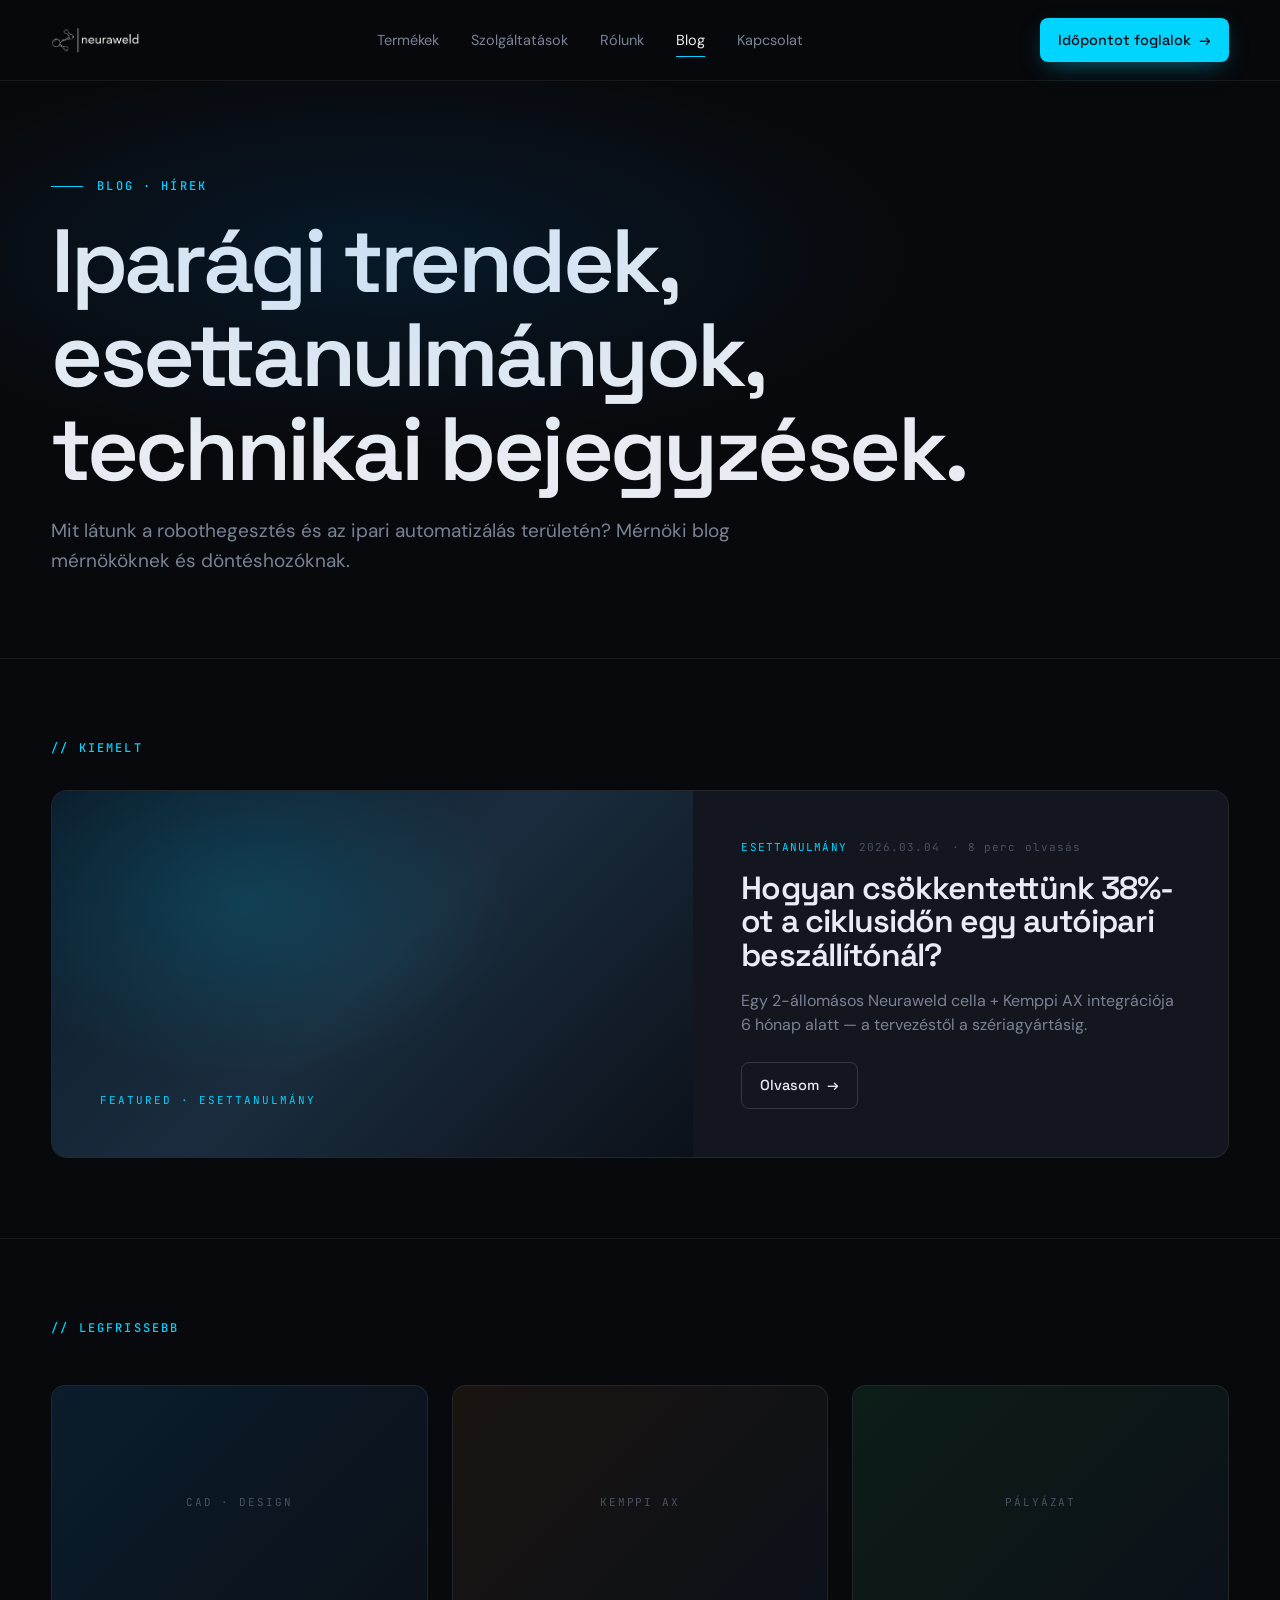
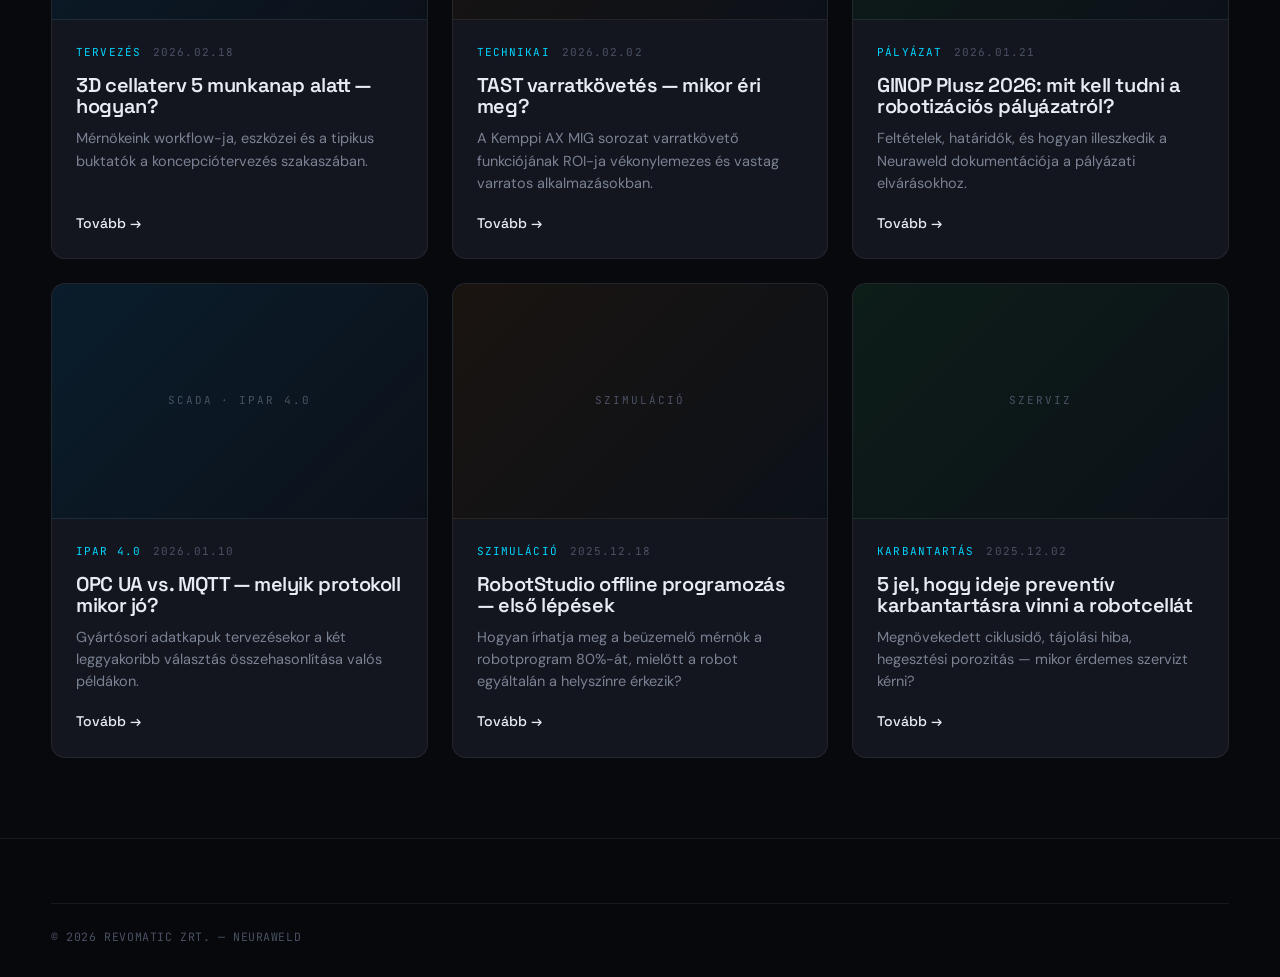
<file: blog.html>
<!DOCTYPE html>
<html lang="hu"><head><meta charset="UTF-8"/><meta name="viewport" content="width=device-width, initial-scale=1"/>
<title>Blog — Neuraweld</title>
<link href="https://fonts.googleapis.com/css2?family=Space+Grotesk:wght@400;500;600;700&family=DM+Sans:opsz,wght@9..40,400;9..40,500&family=JetBrains+Mono:wght@400;500&display=swap" rel="stylesheet"/>
<link rel="stylesheet" href="_subpage-shell.css"/>
<style>
.posts{display:grid;grid-template-columns:repeat(3,1fr);gap:24px;margin-top:48px}
.post{background:var(--bg-card);border:1px solid var(--line);border-radius:14px;overflow:hidden;display:flex;flex-direction:column;transition:transform .3s,border-color .3s;cursor:pointer}
.post:hover{transform:translateY(-4px);border-color:var(--line-strong)}
.post-cover{aspect-ratio:16/10;background:linear-gradient(135deg,#0c1119,#161b25);position:relative;border-bottom:1px solid var(--line);display:flex;align-items:center;justify-content:center;color:var(--text-faint);font-family:'JetBrains Mono',monospace;font-size:11px;letter-spacing:.18em}
.post-cover.c1{background:linear-gradient(135deg,#0a1d2c,#0c1119)}
.post-cover.c2{background:linear-gradient(135deg,#1a1410,#0c1119)}
.post-cover.c3{background:linear-gradient(135deg,#0d1d18,#0c1119)}
.post-body{padding:24px;display:flex;flex-direction:column;flex:1}
.post .meta{display:flex;gap:12px;font-family:'JetBrains Mono',monospace;font-size:11px;letter-spacing:.1em;color:var(--text-faint);margin-bottom:14px}
.post .meta .cat{color:var(--accent)}
.post h3{font-size:20px;margin-bottom:10px;letter-spacing:-.02em}
.post p{color:var(--text-muted);font-size:14.5px;margin:0 0 18px;flex:1}
.post .read{font-family:'Space Grotesk',sans-serif;font-size:14px;color:var(--text);font-weight:500}
.feat{margin-top:32px;display:grid;grid-template-columns:1.2fr 1fr;background:var(--bg-card);border:1px solid var(--line);border-radius:16px;overflow:hidden}
.feat-cover{background:linear-gradient(135deg,#0a1d2c 0%,#1a2c3d 50%,#0c1119 100%);padding:48px;display:flex;align-items:flex-end;min-height:340px;position:relative}
.feat-cover::before{content:"";position:absolute;inset:0;background:radial-gradient(ellipse 60% 70% at 30% 30%,rgba(0,212,255,.15),transparent 70%)}
.feat-cover .label{position:relative;font-family:'JetBrains Mono',monospace;font-size:11px;letter-spacing:.18em;color:var(--accent)}
.feat-body{padding:48px;display:flex;flex-direction:column;justify-content:center;gap:16px}
.feat-body .meta{display:flex;gap:12px;font-family:'JetBrains Mono',monospace;font-size:11px;letter-spacing:.1em;color:var(--text-faint)}
.feat-body .meta .cat{color:var(--accent)}
.feat-body p{color:var(--text-muted);font-size:16px;margin:0}
@media (max-width:880px){.posts{grid-template-columns:1fr}.feat{grid-template-columns:1fr}}
</style>
</head><body>
<nav class="nav"><div class="nav-inner">
<a class="logo" href="https://neuraweld.cegem360.eu/"><img src="assets/neuraweld-logo.png" alt="Neuraweld"/></a>
<div class="nav-links">
<a href="https://neuraweld.cegem360.eu/">Termékek</a>
<a href="https://neuraweld.cegem360.eu/">Szolgáltatások</a>
<a href="rolunk.html">Rólunk</a>
<a href="blog.html" class="active">Blog</a>
<a href="kapcsolat.html">Kapcsolat</a>
</div>
<a href="idopontfoglalas.html" class="btn btn-primary">Időpontot foglalok <span>→</span></a>
</div></nav>

<section class="page-hero"><div class="container">
<div class="page-eyebrow"><span class="eyebrow">Blog · Hírek</span></div>
<h1>Iparági trendek, esettanulmányok, technikai bejegyzések.</h1>
<p>Mit látunk a robothegesztés és az ipari automatizálás területén? Mérnöki blog mérnököknek és döntéshozóknak.</p>
</div></section>

<section class="section"><div class="container">
<div class="eyebrow">// Kiemelt</div>
<div class="feat">
<div class="feat-cover"><span class="label">FEATURED · ESETTANULMÁNY</span></div>
<div class="feat-body">
<div class="meta"><span class="cat">ESETTANULMÁNY</span><span>2026.03.04</span><span>· 8 perc olvasás</span></div>
<h2 style="font-size:32px;margin-bottom:0">Hogyan csökkentettünk 38%-ot a ciklusidőn egy autóipari beszállítónál?</h2>
<p>Egy 2-állomásos Neuraweld cella + Kemppi AX integrációja 6 hónap alatt — a tervezéstől a szériagyártásig.</p>
<a href="#" class="btn btn-ghost" style="align-self:flex-start;margin-top:8px">Olvasom <span>→</span></a>
</div>
</div>
</div></section>

<section class="section"><div class="container">
<div class="eyebrow">// Legfrissebb</div>
<div class="posts">
<article class="post"><div class="post-cover c1">CAD · DESIGN</div><div class="post-body">
<div class="meta"><span class="cat">TERVEZÉS</span><span>2026.02.18</span></div>
<h3>3D cellaterv 5 munkanap alatt — hogyan?</h3>
<p>Mérnökeink workflow-ja, eszközei és a tipikus buktatók a koncepciótervezés szakaszában.</p>
<span class="read">Tovább →</span></div></article>

<article class="post"><div class="post-cover c2">KEMPPI AX</div><div class="post-body">
<div class="meta"><span class="cat">TECHNIKAI</span><span>2026.02.02</span></div>
<h3>TAST varratkövetés — mikor éri meg?</h3>
<p>A Kemppi AX MIG sorozat varratkövető funkciójának ROI-ja vékonylemezes és vastag varratos alkalmazásokban.</p>
<span class="read">Tovább →</span></div></article>

<article class="post"><div class="post-cover c3">PÁLYÁZAT</div><div class="post-body">
<div class="meta"><span class="cat">PÁLYÁZAT</span><span>2026.01.21</span></div>
<h3>GINOP Plusz 2026: mit kell tudni a robotizációs pályázatról?</h3>
<p>Feltételek, határidők, és hogyan illeszkedik a Neuraweld dokumentációja a pályázati elvárásokhoz.</p>
<span class="read">Tovább →</span></div></article>

<article class="post"><div class="post-cover c1">SCADA · IPAR 4.0</div><div class="post-body">
<div class="meta"><span class="cat">IPAR 4.0</span><span>2026.01.10</span></div>
<h3>OPC UA vs. MQTT — melyik protokoll mikor jó?</h3>
<p>Gyártósori adatkapuk tervezésekor a két leggyakoribb választás összehasonlítása valós példákon.</p>
<span class="read">Tovább →</span></div></article>

<article class="post"><div class="post-cover c2">SZIMULÁCIÓ</div><div class="post-body">
<div class="meta"><span class="cat">SZIMULÁCIÓ</span><span>2025.12.18</span></div>
<h3>RobotStudio offline programozás — első lépések</h3>
<p>Hogyan írhatja meg a beüzemelő mérnök a robotprogram 80%-át, mielőtt a robot egyáltalán a helyszínre érkezik?</p>
<span class="read">Tovább →</span></div></article>

<article class="post"><div class="post-cover c3">SZERVIZ</div><div class="post-body">
<div class="meta"><span class="cat">KARBANTARTÁS</span><span>2025.12.02</span></div>
<h3>5 jel, hogy ideje preventív karbantartásra vinni a robotcellát</h3>
<p>Megnövekedett ciklusidő, tájolási hiba, hegesztési porozitás — mikor érdemes szervizt kérni?</p>
<span class="read">Tovább →</span></div></article>
</div>
</div></section>

<footer class="footer"><div class="container"><div class="footer-bot"><span>© 2026 REVOMATIC ZRT. — NEURAWELD</span></div></div></footer>
</body></html>
</file>
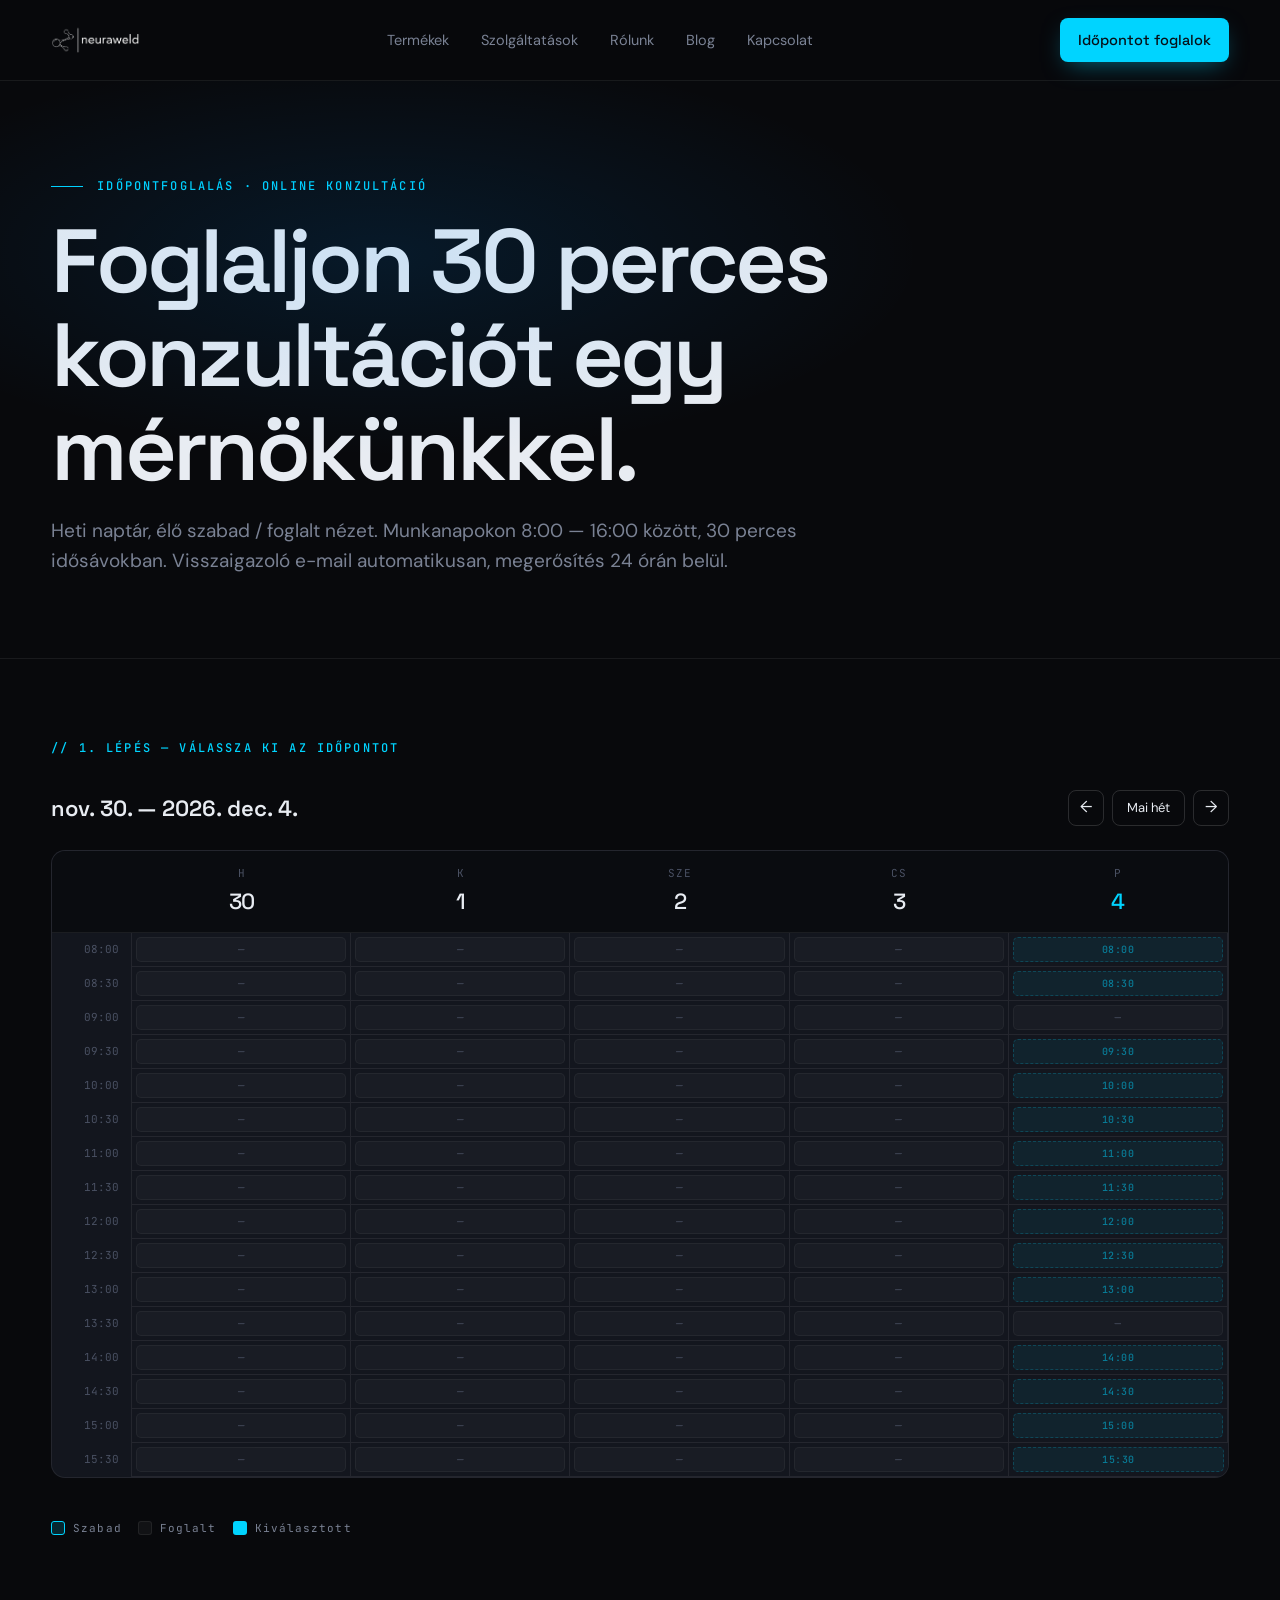
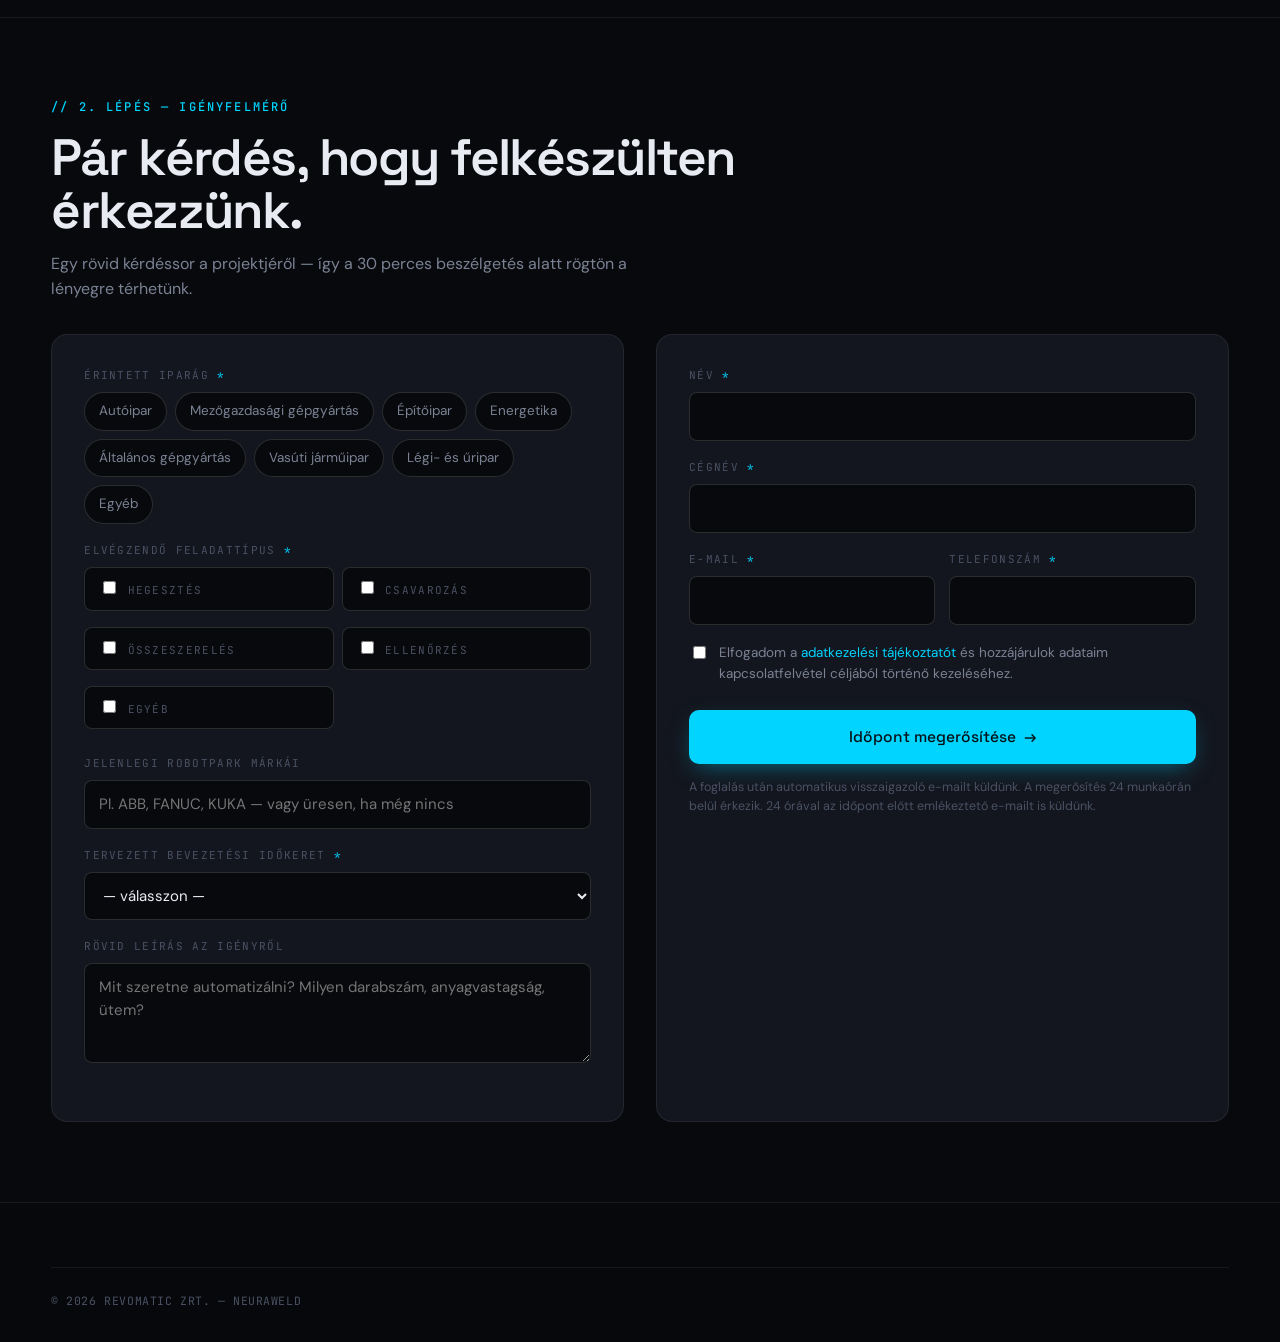
<file: idopontfoglalas.html>
<!DOCTYPE html>
<html lang="hu"><head><meta charset="UTF-8"/><meta name="viewport" content="width=device-width, initial-scale=1"/>
<title>Időpontfoglalás — Neuraweld</title>
<link href="https://fonts.googleapis.com/css2?family=Space+Grotesk:wght@400;500;600;700&family=DM+Sans:opsz,wght@9..40,400;9..40,500&family=JetBrains+Mono:wght@400;500&display=swap" rel="stylesheet"/>
<link rel="stylesheet" href="_subpage-shell.css"/>
<style>
.cal-wrap{display:grid;grid-template-columns:1fr;gap:24px;margin-top:32px}
.cal-head{display:flex;justify-content:space-between;align-items:center;gap:16px;flex-wrap:wrap}
.cal-title{font-family:'Space Grotesk',sans-serif;font-size:22px;font-weight:600}
.cal-nav{display:flex;gap:8px;align-items:center}
.cal-nav button{width:36px;height:36px;border:1px solid var(--line-strong);border-radius:8px;color:var(--text);transition:background .2s,border-color .2s;display:flex;align-items:center;justify-content:center}
.cal-nav button:hover{background:var(--bg-card);border-color:var(--text)}
.cal-grid{display:grid;grid-template-columns:80px repeat(5,1fr);background:var(--bg-card);border:1px solid var(--line);border-radius:14px;overflow:hidden}
.cal-grid .h{padding:14px 8px;text-align:center;border-bottom:1px solid var(--line);font-family:'JetBrains Mono',monospace;font-size:11px;letter-spacing:.12em;color:var(--text-faint);text-transform:uppercase;background:#0a0c10}
.cal-grid .h .day{display:block;font-family:'Space Grotesk',sans-serif;font-size:22px;color:var(--text);letter-spacing:-.02em;margin-top:2px;text-transform:none;font-weight:500}
.cal-grid .h.today .day{color:var(--accent)}
.cal-grid .time-col{display:flex;align-items:center;justify-content:flex-end;padding:6px 12px;border-right:1px solid var(--line);font-family:'JetBrains Mono',monospace;font-size:11px;color:var(--text-faint);min-height:34px}
.cal-grid .slot{border-right:1px solid var(--line);border-bottom:1px solid var(--line);padding:4px;cursor:pointer;display:flex;align-items:stretch;min-height:34px;background:var(--bg-card);transition:background .15s}
.cal-grid .slot:last-child{border-right:0}
.slot-fill{flex:1;border-radius:5px;display:flex;align-items:center;justify-content:center;font-family:'JetBrains Mono',monospace;font-size:10px;letter-spacing:.05em;text-transform:uppercase;font-weight:500}
.slot.free .slot-fill{background:rgba(0,212,255,.07);color:rgba(0,212,255,.5);border:1px dashed rgba(0,212,255,.2)}
.slot.free:hover .slot-fill{background:rgba(0,212,255,.15);color:var(--accent);border-style:solid}
.slot.busy{cursor:not-allowed}
.slot.busy .slot-fill{background:rgba(255,255,255,.04);color:var(--text-faint);border:1px solid var(--line);text-decoration:line-through;opacity:.7}
.slot.selected .slot-fill{background:var(--accent);color:#06121a;border:1px solid var(--accent);font-weight:600;box-shadow:0 4px 12px rgba(0,212,255,.3)}
.legend{display:flex;gap:16px;margin-top:18px;font-family:'JetBrains Mono',monospace;font-size:11px;letter-spacing:.1em;color:var(--text-muted);flex-wrap:wrap}
.legend .lg{display:flex;align-items:center;gap:8px}
.legend .lg-sw{width:14px;height:14px;border-radius:3px}
.legend .free .lg-sw{background:rgba(0,212,255,.15);border:1px solid var(--accent)}
.legend .busy .lg-sw{background:rgba(255,255,255,.04);border:1px solid var(--line)}
.legend .sel .lg-sw{background:var(--accent)}

.form-wrap{display:grid;grid-template-columns:1fr 1fr;gap:32px;margin-top:32px}
.form-box{background:var(--bg-card);border:1px solid var(--line);border-radius:16px;padding:32px}
.field{margin-bottom:18px}
.field label{display:block;font-family:'JetBrains Mono',monospace;font-size:11px;letter-spacing:.12em;text-transform:uppercase;color:var(--text-faint);margin-bottom:8px}
.field label .req{color:var(--accent)}
.field input,.field textarea,.field select{width:100%;padding:12px 14px;background:var(--bg);border:1px solid var(--line-strong);border-radius:8px;color:var(--text);font:inherit;font-size:15px;transition:border-color .2s,background .2s}
.field input:focus,.field textarea:focus,.field select:focus{outline:none;border-color:var(--accent);background:#0a1216}
.field textarea{min-height:100px;resize:vertical}
.row2{display:grid;grid-template-columns:1fr 1fr;gap:14px}
.chips{display:flex;flex-wrap:wrap;gap:8px}
.chip{padding:8px 14px;border:1px solid var(--line-strong);border-radius:100px;background:var(--bg);font-size:13.5px;color:var(--text-muted);cursor:pointer;transition:all .15s;font-family:'DM Sans',sans-serif}
.chip:hover{border-color:var(--text-muted);color:var(--text)}
.chip.active{background:var(--accent);color:#06121a;border-color:var(--accent);font-weight:500}
.checks{display:grid;grid-template-columns:1fr 1fr;gap:8px}
.check{display:flex;align-items:center;gap:10px;padding:10px 14px;border:1px solid var(--line-strong);border-radius:8px;background:var(--bg);font-size:14px;cursor:pointer;transition:all .15s}
.check:hover{border-color:var(--text-muted)}
.check input{width:auto;accent-color:var(--accent)}
.check.active{border-color:var(--accent);background:rgba(0,212,255,.06)}
.summary{padding:20px;background:rgba(0,212,255,.06);border:1px solid rgba(0,212,255,.2);border-radius:10px;font-size:14px;color:var(--text);margin-bottom:18px;display:none}
.summary.show{display:block}
.summary .lbl{font-family:'JetBrains Mono',monospace;font-size:10px;letter-spacing:.15em;color:var(--accent);text-transform:uppercase;margin-bottom:6px}
.summary .val{font-family:'Space Grotesk',sans-serif;font-size:18px;font-weight:500}
@media (max-width:980px){.form-wrap{grid-template-columns:1fr}.cal-grid{grid-template-columns:60px repeat(5,1fr);font-size:10px}.row2,.checks{grid-template-columns:1fr}}
</style>
</head><body>
<nav class="nav"><div class="nav-inner">
<a class="logo" href="https://neuraweld.cegem360.eu/"><img src="assets/neuraweld-logo.png" alt="Neuraweld"/></a>
<div class="nav-links">
<a href="https://neuraweld.cegem360.eu/">Termékek</a>
<a href="https://neuraweld.cegem360.eu/">Szolgáltatások</a>
<a href="rolunk.html">Rólunk</a>
<a href="blog.html">Blog</a>
<a href="kapcsolat.html">Kapcsolat</a>
</div>
<a href="idopontfoglalas.html" class="btn btn-primary active">Időpontot foglalok</a>
</div></nav>

<section class="page-hero"><div class="container">
<div class="page-eyebrow"><span class="eyebrow">Időpontfoglalás · Online konzultáció</span></div>
<h1>Foglaljon 30 perces konzultációt egy mérnökünkkel.</h1>
<p>Heti naptár, élő szabad / foglalt nézet. Munkanapokon 8:00 — 16:00 között, 30 perces idősávokban. Visszaigazoló e-mail automatikusan, megerősítés 24 órán belül.</p>
</div></section>

<section class="section"><div class="container">
<div class="eyebrow">// 1. Lépés — Válassza ki az időpontot</div>
<div class="cal-wrap">
<div class="cal-head">
<div class="cal-title" id="weekTitle">Hét betöltése…</div>
<div class="cal-nav">
<button id="prevWeek" aria-label="Előző hét">←</button>
<button id="todayBtn" style="width:auto;padding:0 14px;font-size:13px">Mai hét</button>
<button id="nextWeek" aria-label="Következő hét">→</button>
</div>
</div>
<div class="cal-grid" id="calGrid"></div>
<div class="legend">
<span class="lg free"><span class="lg-sw"></span>Szabad</span>
<span class="lg busy"><span class="lg-sw"></span>Foglalt</span>
<span class="lg sel"><span class="lg-sw"></span>Kiválasztott</span>
</div>
</div>
</div></section>

<section class="section" id="igenyfelmero"><div class="container">
<div class="eyebrow">// 2. Lépés — Igényfelmérő</div>
<h2 style="margin-top:14px;max-width:24ch">Pár kérdés, hogy felkészülten érkezzünk.</h2>
<p style="color:var(--text-muted);max-width:54ch;margin-top:14px">Egy rövid kérdéssor a projektjéről — így a 30 perces beszélgetés alatt rögtön a lényegre térhetünk.</p>

<form class="form-wrap" onsubmit="event.preventDefault();handleSubmit()">
<div class="form-box">
<div class="summary" id="summary">
<div class="lbl">Kiválasztott időpont</div>
<div class="val" id="summaryVal">—</div>
</div>

<div class="field"><label>Érintett iparág <span class="req">*</span></label>
<div class="chips" id="industryChips">
<span class="chip" data-v="auto">Autóipar</span>
<span class="chip" data-v="agri">Mezőgazdasági gépgyártás</span>
<span class="chip" data-v="cons">Építőipar</span>
<span class="chip" data-v="energy">Energetika</span>
<span class="chip" data-v="machinery">Általános gépgyártás</span>
<span class="chip" data-v="rail">Vasúti járműipar</span>
<span class="chip" data-v="aero">Légi- és űripar</span>
<span class="chip" data-v="other">Egyéb</span>
</div>
</div>

<div class="field"><label>Elvégzendő feladattípus <span class="req">*</span></label>
<div class="checks" id="taskChecks">
<label class="check"><input type="checkbox" value="weld"/> Hegesztés</label>
<label class="check"><input type="checkbox" value="bolt"/> Csavarozás</label>
<label class="check"><input type="checkbox" value="assy"/> Összeszerelés</label>
<label class="check"><input type="checkbox" value="qa"/> Ellenőrzés</label>
<label class="check"><input type="checkbox" value="other"/> Egyéb</label>
</div>
</div>

<div class="field"><label>Jelenlegi robotpark márkái</label>
<input type="text" placeholder="Pl. ABB, FANUC, KUKA — vagy üresen, ha még nincs"/>
</div>

<div class="field"><label>Tervezett bevezetési időkeret <span class="req">*</span></label>
<select required>
<option value="">— válasszon —</option>
<option>1–3 hónap</option>
<option>3–6 hónap</option>
<option>6–12 hónap</option>
<option>1 év vagy több</option>
</select>
</div>

<div class="field"><label>Rövid leírás az igényről</label>
<textarea placeholder="Mit szeretne automatizálni? Milyen darabszám, anyagvastagság, ütem?"></textarea>
</div>
</div>

<div class="form-box">
<div class="field"><label>Név <span class="req">*</span></label><input type="text" required/></div>
<div class="field"><label>Cégnév <span class="req">*</span></label><input type="text" required/></div>
<div class="row2">
<div class="field"><label>E-mail <span class="req">*</span></label><input type="email" required/></div>
<div class="field"><label>Telefonszám <span class="req">*</span></label><input type="tel" required/></div>
</div>
<div class="field" style="display:flex;align-items:flex-start;gap:10px;font-size:13.5px;color:var(--text-muted);line-height:1.5">
<input type="checkbox" required style="width:auto;margin-top:3px;accent-color:var(--accent)"/>
<span>Elfogadom a <a href="#" style="color:var(--accent)">adatkezelési tájékoztatót</a> és hozzájárulok adataim kapcsolatfelvétel céljából történő kezeléséhez.</span>
</div>
<button type="submit" class="btn btn-primary btn-lg" style="width:100%;justify-content:center;margin-top:8px">Időpont megerősítése <span>→</span></button>
<p style="font-size:12.5px;color:var(--text-faint);margin:14px 0 0;line-height:1.5">A foglalás után automatikus visszaigazoló e-mailt küldünk. A megerősítés 24 munkaórán belül érkezik. 24 órával az időpont előtt emlékeztető e-mailt is küldünk.</p>
</div>
</form>
</div></section>

<footer class="footer"><div class="container"><div class="footer-bot"><span>© 2026 REVOMATIC ZRT. — NEURAWELD</span></div></div></footer>

<script>
/* Calendar */
const grid = document.getElementById('calGrid');
const weekTitle = document.getElementById('weekTitle');
const summary = document.getElementById('summary');
const summaryVal = document.getElementById('summaryVal');
const DAYS = ['H', 'K', 'Sze', 'Cs', 'P'];
let weekOffset = 0;
let selected = null;

// Deterministic pseudo-busy slots based on date — looks realistic but stable
function slotBusy(date, hour, min){
  const k = date.getFullYear()*10000 + (date.getMonth()+1)*100 + date.getDate() + hour*60 + min;
  const r = (Math.sin(k * 12.9898) * 43758.5453) % 1;
  return Math.abs(r) < 0.42; // ~42% busy
}

function getMonday(d){
  const x = new Date(d); const day = x.getDay() || 7;
  if(day !== 1) x.setDate(x.getDate() - day + 1);
  x.setHours(0,0,0,0); return x;
}

function fmtDate(d){
  return d.toLocaleDateString('hu-HU', {year:'numeric', month:'long', day:'numeric'});
}

function buildWeek(){
  const today = new Date(); today.setHours(0,0,0,0);
  const monday = getMonday(today);
  monday.setDate(monday.getDate() + weekOffset*7);
  const friday = new Date(monday); friday.setDate(friday.getDate()+4);
  weekTitle.textContent = `${monday.toLocaleDateString('hu-HU',{month:'short',day:'numeric'})} — ${friday.toLocaleDateString('hu-HU',{month:'short',day:'numeric',year:'numeric'})}`;

  let html = '<div class="h" style="background:#0a0c10"></div>';
  for(let i=0;i<5;i++){
    const d = new Date(monday); d.setDate(d.getDate()+i);
    const isToday = d.getTime() === today.getTime();
    html += `<div class="h${isToday?' today':''}">${DAYS[i]}<span class="day">${d.getDate()}</span></div>`;
  }

  // Hours 8:00 — 16:00, 30-min slots = 16 rows
  for(let h=8; h<16; h++){
    for(let m=0; m<60; m+=30){
      const tLabel = `${String(h).padStart(2,'0')}:${String(m).padStart(2,'0')}`;
      html += `<div class="time-col">${tLabel}</div>`;
      for(let i=0;i<5;i++){
        const d = new Date(monday); d.setDate(d.getDate()+i);
        const past = d < today;
        const busy = past || slotBusy(d, h, m);
        const id = `${d.getFullYear()}-${d.getMonth()+1}-${d.getDate()}-${h}-${m}`;
        html += `<div class="slot ${busy?'busy':'free'}" data-id="${id}" data-label="${fmtDate(d)} · ${tLabel}">
          <div class="slot-fill">${busy?'—':tLabel}</div>
        </div>`;
      }
    }
  }
  grid.innerHTML = html;
  if(selected){
    const cell = grid.querySelector(`[data-id="${selected}"]`);
    if(cell && cell.classList.contains('free')) cell.classList.add('selected');
  }
}

grid.addEventListener('click', (e) => {
  const slot = e.target.closest('.slot.free'); if(!slot) return;
  grid.querySelectorAll('.slot.selected').forEach(s => s.classList.remove('selected'));
  slot.classList.add('selected');
  selected = slot.dataset.id;
  summary.classList.add('show');
  summaryVal.textContent = slot.dataset.label;
  document.getElementById('igenyfelmero').scrollIntoView({behavior:'smooth', block:'start'});
});

document.getElementById('prevWeek').addEventListener('click', () => { weekOffset--; buildWeek(); });
document.getElementById('nextWeek').addEventListener('click', () => { weekOffset++; buildWeek(); });
document.getElementById('todayBtn').addEventListener('click', () => { weekOffset = 0; buildWeek(); });

/* Chips */
document.getElementById('industryChips').addEventListener('click', (e) => {
  const c = e.target.closest('.chip'); if(!c) return;
  document.querySelectorAll('#industryChips .chip').forEach(x => x.classList.remove('active'));
  c.classList.add('active');
});
/* Check active state */
document.querySelectorAll('.check').forEach(lbl => {
  const cb = lbl.querySelector('input');
  cb.addEventListener('change', () => lbl.classList.toggle('active', cb.checked));
});

function handleSubmit(){
  if(!selected){ alert('Kérjük válasszon először időpontot a naptárból.'); return; }
  alert('Köszönjük! A foglalás megérkezett, e-mailben visszaigazoljuk.');
}

buildWeek();
</script>
</body></html>
</file>
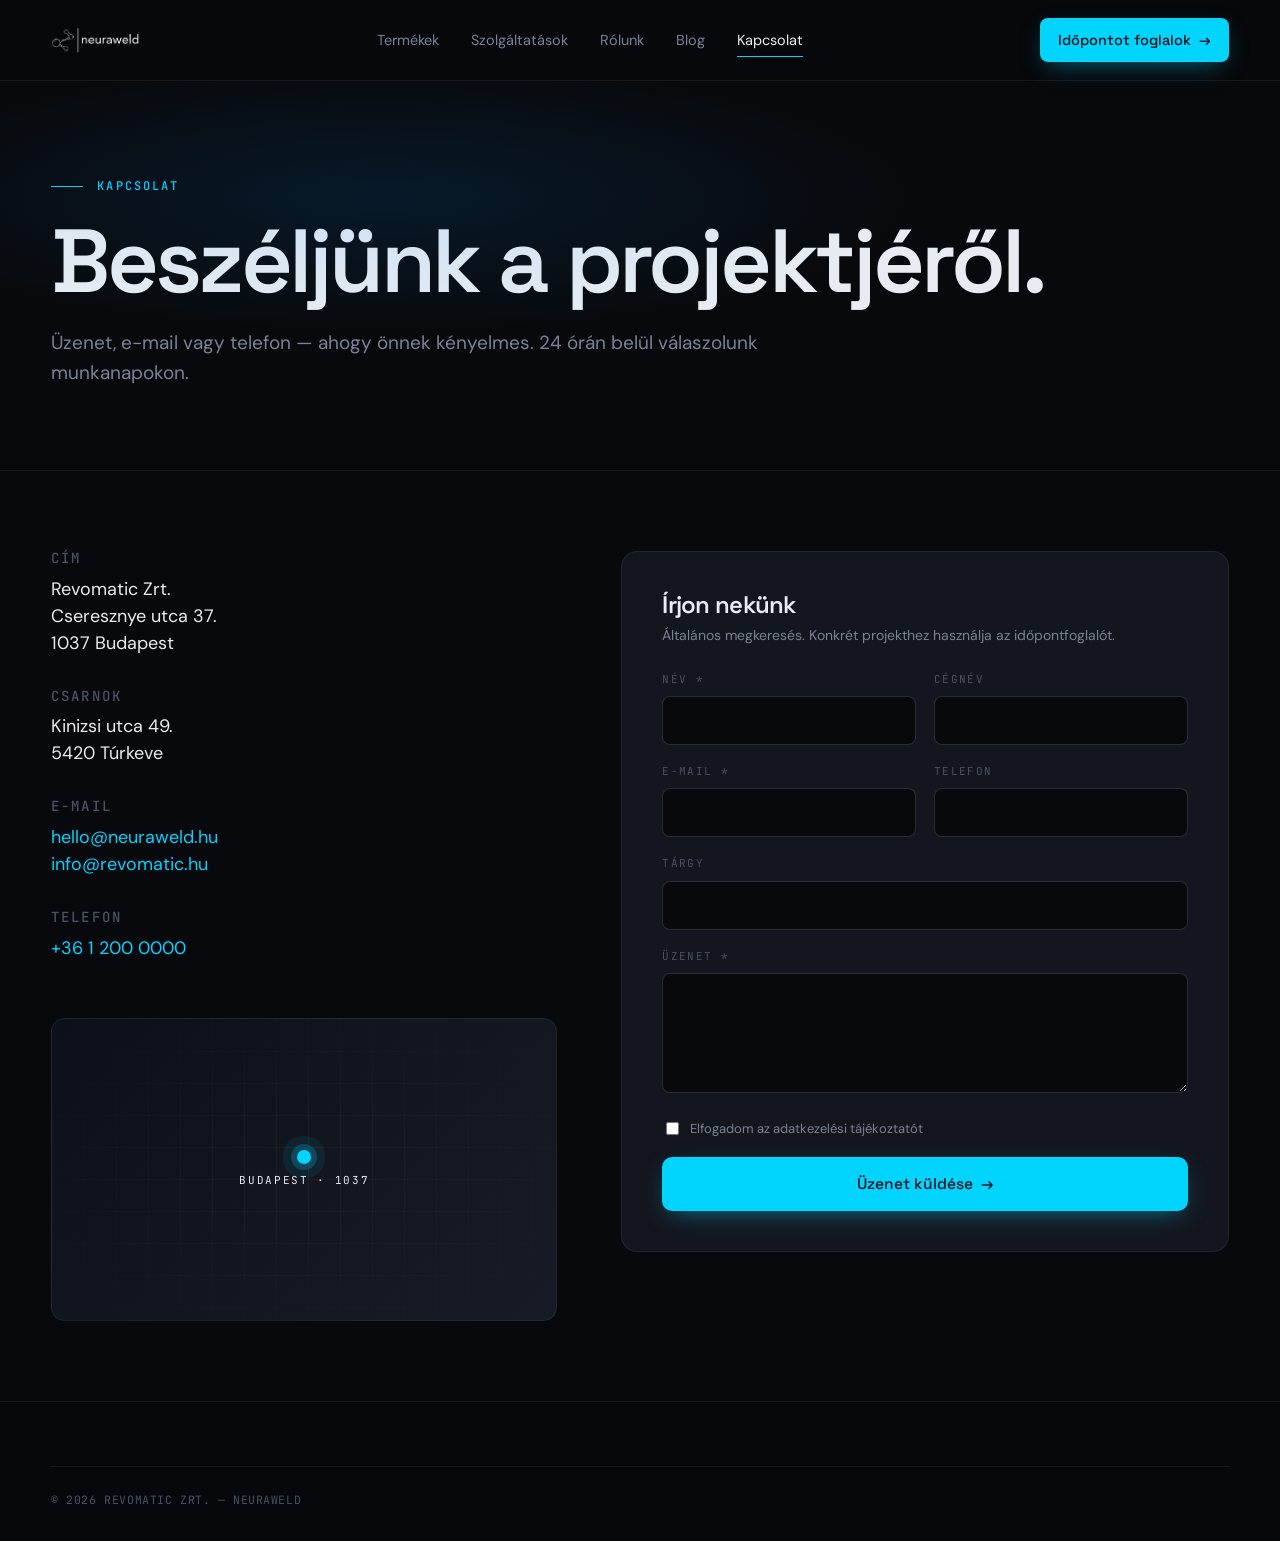
<file: kapcsolat.html>
<!DOCTYPE html>
<html lang="hu"><head><meta charset="UTF-8"/><meta name="viewport" content="width=device-width, initial-scale=1"/>
<title>Kapcsolat — Neuraweld</title>
<link href="https://fonts.googleapis.com/css2?family=Space+Grotesk:wght@400;500;600;700&family=DM+Sans:opsz,wght@9..40,400;9..40,500&family=JetBrains+Mono:wght@400;500&display=swap" rel="stylesheet"/>
<link rel="stylesheet" href="_subpage-shell.css"/>
<style>
.contact-grid{display:grid;grid-template-columns:1fr 1.2fr;gap:64px;align-items:start}
.cinfo{display:flex;flex-direction:column;gap:32px}
.cinfo .block h3{font-size:14px;font-family:'JetBrains Mono',monospace;letter-spacing:.15em;color:var(--text-faint);text-transform:uppercase;margin-bottom:10px;font-weight:500}
.cinfo .block p,.cinfo .block a{font-size:18px;color:var(--text);margin:0;line-height:1.5}
.cinfo .block a{display:block;color:var(--accent)}
.map{margin-top:24px;aspect-ratio:5/3;background:linear-gradient(135deg,#0c1119,#161b25);border:1px solid var(--line);border-radius:14px;position:relative;overflow:hidden;display:flex;align-items:center;justify-content:center}
.map::before{content:"";position:absolute;inset:0;background-image:linear-gradient(rgba(255,255,255,.04) 1px,transparent 1px),linear-gradient(90deg,rgba(255,255,255,.04) 1px,transparent 1px);background-size:32px 32px;mask-image:radial-gradient(ellipse 70% 70% at 50% 50%,#000,transparent)}
.map-pin{position:relative;display:flex;flex-direction:column;align-items:center;gap:8px}
.map-pin .dot{width:14px;height:14px;border-radius:50%;background:var(--accent);box-shadow:0 0 0 6px rgba(0,212,255,.2),0 0 0 14px rgba(0,212,255,.08)}
.map-pin .lbl{font-family:'JetBrains Mono',monospace;font-size:11px;letter-spacing:.15em;color:var(--text)}
.cform{background:var(--bg-card);border:1px solid var(--line);border-radius:16px;padding:40px}
.field{margin-bottom:18px}
.field label{display:block;font-family:'JetBrains Mono',monospace;font-size:11px;letter-spacing:.12em;text-transform:uppercase;color:var(--text-faint);margin-bottom:8px}
.field input,.field textarea,.field select{width:100%;padding:12px 14px;background:var(--bg);border:1px solid var(--line-strong);border-radius:8px;color:var(--text);font:inherit;font-size:15px;transition:border-color .2s,background .2s}
.field input:focus,.field textarea:focus,.field select:focus{outline:none;border-color:var(--accent);background:#0a1216}
.field textarea{min-height:120px;resize:vertical}
.row2{display:grid;grid-template-columns:1fr 1fr;gap:18px}
@media (max-width:880px){.contact-grid{grid-template-columns:1fr;gap:32px}.row2{grid-template-columns:1fr}}
</style>
</head><body>
<nav class="nav"><div class="nav-inner">
<a class="logo" href="https://neuraweld.cegem360.eu/"><img src="assets/neuraweld-logo.png" alt="Neuraweld"/></a>
<div class="nav-links">
<a href="https://neuraweld.cegem360.eu/">Termékek</a>
<a href="https://neuraweld.cegem360.eu/">Szolgáltatások</a>
<a href="rolunk.html">Rólunk</a>
<a href="blog.html">Blog</a>
<a href="kapcsolat.html" class="active">Kapcsolat</a>
</div>
<a href="idopontfoglalas.html" class="btn btn-primary">Időpontot foglalok <span>→</span></a>
</div></nav>

<section class="page-hero"><div class="container">
<div class="page-eyebrow"><span class="eyebrow">Kapcsolat</span></div>
<h1>Beszéljünk a projektjéről.</h1>
<p>Üzenet, e-mail vagy telefon — ahogy önnek kényelmes. 24 órán belül válaszolunk munkanapokon.</p>
</div></section>

<section class="section"><div class="container">
<div class="contact-grid">
<div class="cinfo">
<div class="block"><h3>Cím</h3><p>Revomatic Zrt.<br/>Cseresznye utca 37.<br/>1037 Budapest</p></div>
<div class="block"><h3>Csarnok</h3><p>Kinizsi utca 49.<br/>5420 Túrkeve</p></div>
<div class="block"><h3>E-mail</h3><a href="mailto:hello@neuraweld.hu">hello@neuraweld.hu</a><a href="mailto:info@revomatic.hu">info@revomatic.hu</a></div>
<div class="block"><h3>Telefon</h3><a href="tel:+3612000000">+36 1 200 0000</a></div>
<div class="map"><div class="map-pin"><span class="dot"></span><span class="lbl">BUDAPEST · 1037</span></div></div>
</div>

<form class="cform" onsubmit="event.preventDefault();alert('Köszönjük! Megkaptuk az üzenetet.')">
<h2 style="font-size:24px;margin-bottom:8px">Írjon nekünk</h2>
<p style="color:var(--text-muted);font-size:14px;margin:0 0 24px">Általános megkeresés. Konkrét projekthez használja az időpontfoglalót.</p>
<div class="row2">
<div class="field"><label>Név *</label><input type="text" required/></div>
<div class="field"><label>Cégnév</label><input type="text"/></div>
</div>
<div class="row2">
<div class="field"><label>E-mail *</label><input type="email" required/></div>
<div class="field"><label>Telefon</label><input type="tel"/></div>
</div>
<div class="field"><label>Tárgy</label><input type="text"/></div>
<div class="field"><label>Üzenet *</label><textarea required></textarea></div>
<div class="field" style="display:flex;align-items:center;gap:8px;font-size:13px;color:var(--text-muted)"><input type="checkbox" required style="width:auto"/> Elfogadom az adatkezelési tájékoztatót</div>
<button type="submit" class="btn btn-primary btn-lg" style="width:100%;justify-content:center">Üzenet küldése <span>→</span></button>
</form>
</div>
</div></section>

<footer class="footer"><div class="container"><div class="footer-bot"><span>© 2026 REVOMATIC ZRT. — NEURAWELD</span></div></div></footer>
</body></html>
</file>
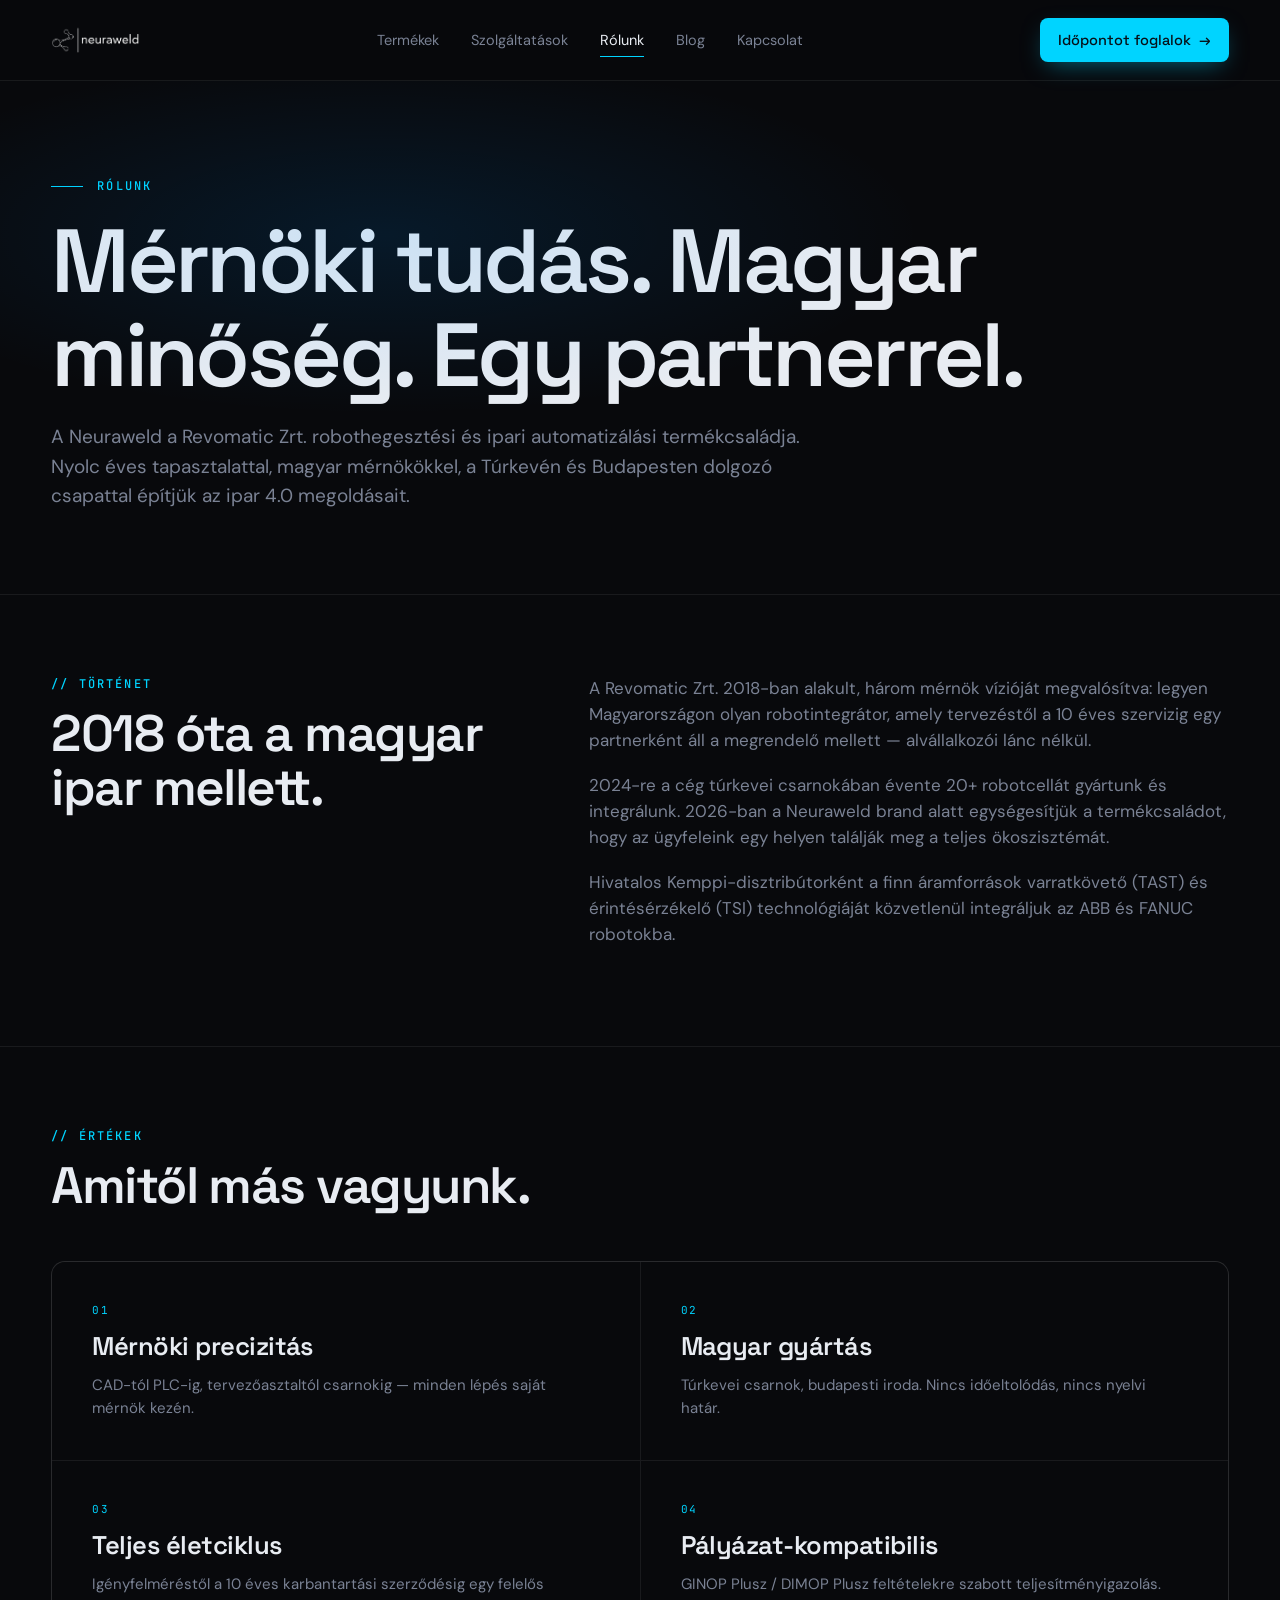
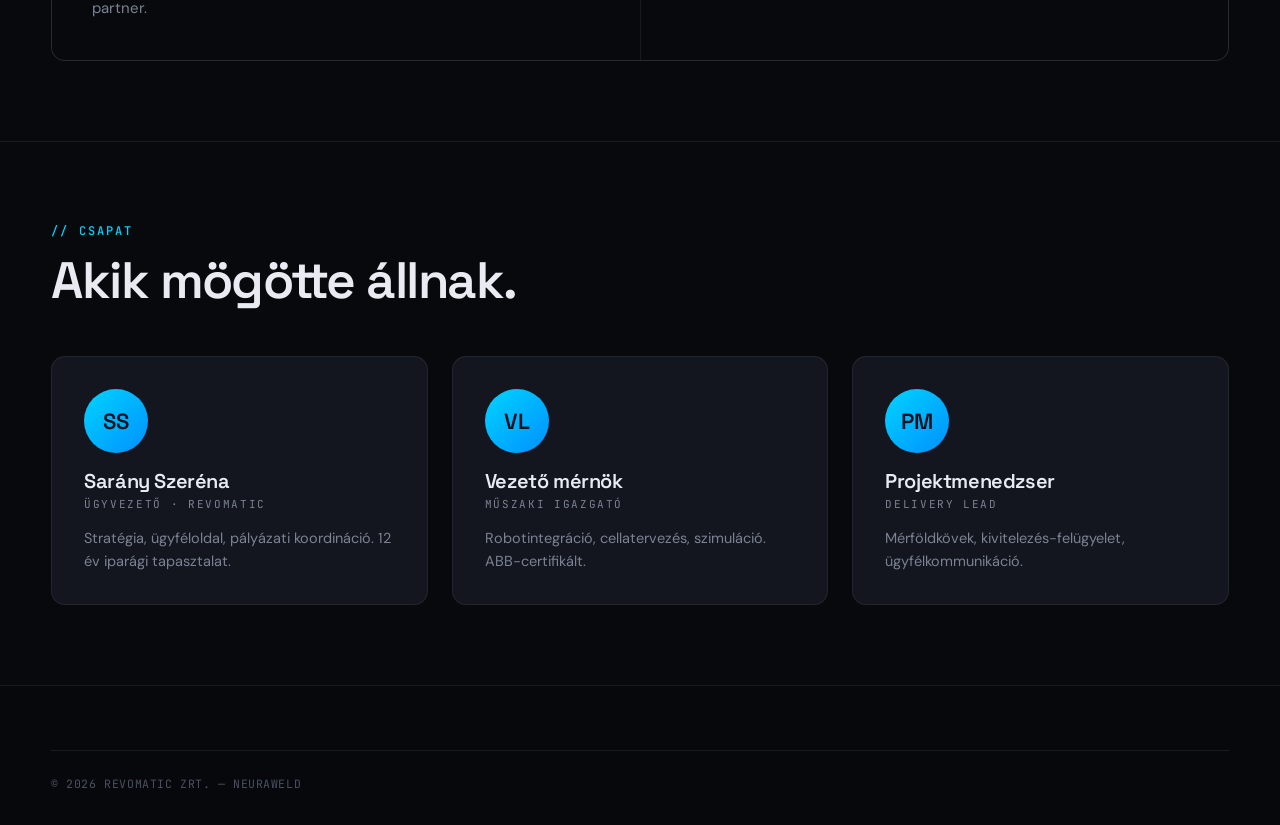
<file: rolunk.html>
<!DOCTYPE html>
<html lang="hu"><head><meta charset="UTF-8"/><meta name="viewport" content="width=device-width, initial-scale=1"/>
<title>Rólunk — Neuraweld</title>
<link href="https://fonts.googleapis.com/css2?family=Space+Grotesk:wght@400;500;600;700&family=DM+Sans:opsz,wght@9..40,400;9..40,500&family=JetBrains+Mono:wght@400;500&display=swap" rel="stylesheet"/>
<link rel="stylesheet" href="_subpage-shell.css"/>
<style>
.team{display:grid;grid-template-columns:repeat(3,1fr);gap:24px;margin-top:48px}
.tcard{background:var(--bg-card);border:1px solid var(--line);border-radius:14px;padding:32px;transition:border-color .3s}
.tcard:hover{border-color:var(--line-strong)}
.tphoto{width:64px;height:64px;border-radius:50%;background:linear-gradient(135deg,var(--accent),var(--accent-2));margin-bottom:18px;display:flex;align-items:center;justify-content:center;font-family:'Space Grotesk',sans-serif;font-weight:600;font-size:22px;color:#06121a}
.tcard h3{margin-bottom:4px;font-size:20px}
.tcard .role{font-family:'JetBrains Mono',monospace;font-size:11px;letter-spacing:.15em;color:var(--text-muted);margin-bottom:14px}
.tcard p{margin:0;color:var(--text-muted);font-size:14.5px}
.values{display:grid;grid-template-columns:repeat(2,1fr);gap:1px;background:var(--line);border:1px solid var(--line);border-radius:14px;overflow:hidden;margin-top:48px}
.values > div{background:var(--bg);padding:40px;display:flex;flex-direction:column;gap:14px}
.values .num{font-family:'JetBrains Mono',monospace;font-size:11px;color:var(--accent);letter-spacing:.15em}
.story-row{display:grid;grid-template-columns:1fr 1.4fr;gap:80px;align-items:start}
.story-row p{font-size:17px;color:var(--text-muted);margin:0 0 18px;max-width:60ch}
@media (max-width:880px){.team{grid-template-columns:1fr}.values{grid-template-columns:1fr}.story-row{grid-template-columns:1fr;gap:32px}}
</style>
</head><body>
<nav class="nav"><div class="nav-inner">
<a class="logo" href="https://neuraweld.cegem360.eu/"><img src="assets/neuraweld-logo.png" alt="Neuraweld"/></a>
<div class="nav-links">
<a href="https://neuraweld.cegem360.eu/">Termékek</a>
<a href="https://neuraweld.cegem360.eu/">Szolgáltatások</a>
<a href="rolunk.html" class="active">Rólunk</a>
<a href="blog.html">Blog</a>
<a href="kapcsolat.html">Kapcsolat</a>
</div>
<a href="idopontfoglalas.html" class="btn btn-primary">Időpontot foglalok <span>→</span></a>
</div></nav>

<section class="page-hero"><div class="container">
<div class="page-eyebrow"><span class="eyebrow">Rólunk</span></div>
<h1>Mérnöki tudás. Magyar minőség. Egy partnerrel.</h1>
<p>A Neuraweld a Revomatic Zrt. robothegesztési és ipari automatizálási termékcsaládja. Nyolc éves tapasztalattal, magyar mérnökökkel, a Túrkevén és Budapesten dolgozó csapattal építjük az ipar 4.0 megoldásait.</p>
</div></section>

<section class="section"><div class="container">
<div class="story-row">
<div><div class="eyebrow">// Történet</div><h2 style="margin-top:14px">2018 óta a magyar ipar mellett.</h2></div>
<div>
<p>A Revomatic Zrt. 2018-ban alakult, három mérnök vízióját megvalósítva: legyen Magyarországon olyan robotintegrátor, amely tervezéstől a 10 éves szervizig egy partnerként áll a megrendelő mellett — alvállalkozói lánc nélkül.</p>
<p>2024-re a cég túrkevei csarnokában évente 20+ robotcellát gyártunk és integrálunk. 2026-ban a Neuraweld brand alatt egységesítjük a termékcsaládot, hogy az ügyfeleink egy helyen találják meg a teljes ökoszisztémát.</p>
<p>Hivatalos Kemppi-disztribútorként a finn áramforrások varratkövető (TAST) és érintésérzékelő (TSI) technológiáját közvetlenül integráljuk az ABB és FANUC robotokba.</p>
</div>
</div>
</div></section>

<section class="section"><div class="container">
<div class="eyebrow">// Értékek</div>
<h2 style="margin-top:14px;max-width:18ch">Amitől más vagyunk.</h2>
<div class="values">
<div><span class="num">01</span><h3>Mérnöki precizitás</h3><p style="color:var(--text-muted);font-size:15px;margin:0">CAD-tól PLC-ig, tervezőasztaltól csarnokig — minden lépés saját mérnök kezén.</p></div>
<div><span class="num">02</span><h3>Magyar gyártás</h3><p style="color:var(--text-muted);font-size:15px;margin:0">Túrkevei csarnok, budapesti iroda. Nincs időeltolódás, nincs nyelvi határ.</p></div>
<div><span class="num">03</span><h3>Teljes életciklus</h3><p style="color:var(--text-muted);font-size:15px;margin:0">Igényfelméréstől a 10 éves karbantartási szerződésig egy felelős partner.</p></div>
<div><span class="num">04</span><h3>Pályázat-kompatibilis</h3><p style="color:var(--text-muted);font-size:15px;margin:0">GINOP Plusz / DIMOP Plusz feltételekre szabott teljesítményigazolás.</p></div>
</div>
</div></section>

<section class="section"><div class="container">
<div class="eyebrow">// Csapat</div>
<h2 style="margin-top:14px;max-width:18ch">Akik mögötte állnak.</h2>
<div class="team">
<div class="tcard"><div class="tphoto">SS</div><h3>Sarány Szeréna</h3><div class="role">ÜGYVEZETŐ · REVOMATIC</div><p>Stratégia, ügyféloldal, pályázati koordináció. 12 év iparági tapasztalat.</p></div>
<div class="tcard"><div class="tphoto">VL</div><h3>Vezető mérnök</h3><div class="role">MŰSZAKI IGAZGATÓ</div><p>Robotintegráció, cellatervezés, szimuláció. ABB-certifikált.</p></div>
<div class="tcard"><div class="tphoto">PM</div><h3>Projektmenedzser</h3><div class="role">DELIVERY LEAD</div><p>Mérföldkövek, kivitelezés-felügyelet, ügyfélkommunikáció.</p></div>
</div>
</div></section>

<footer class="footer"><div class="container"><div class="footer-bot"><span>© 2026 REVOMATIC ZRT. — NEURAWELD</span></div></div></footer>
</body></html>
</file>
<file: _subpage-shell.css>
/* Shared shell for sub-pages */
:root{--bg:#08090c;--bg-elev:#0f1117;--bg-card:#13161e;--line:rgba(255,255,255,.07);--line-strong:rgba(255,255,255,.14);--text:#e8ecf2;--text-muted:#7a8294;--text-faint:#4a5163;--accent:#00d4ff;--accent-2:#0090ff;--maxw:1320px;--pad:clamp(20px,4vw,56px)}
*,*::before,*::after{box-sizing:border-box}
html,body{margin:0;padding:0;background:var(--bg);color:var(--text);font-family:'DM Sans',system-ui,sans-serif;font-size:16px;line-height:1.55;-webkit-font-smoothing:antialiased;text-rendering:optimizeLegibility}
img,svg{display:block;max-width:100%}
button{font:inherit;color:inherit;background:none;border:0;cursor:pointer}
a{color:inherit;text-decoration:none}
h1,h2,h3,h4{font-family:'Space Grotesk',sans-serif;font-weight:600;letter-spacing:-.02em;line-height:1.05;margin:0}
h1{font-size:clamp(48px,7vw,96px);letter-spacing:-.04em}
h2{font-size:clamp(28px,4vw,56px);letter-spacing:-.03em}
h3{font-size:clamp(20px,2vw,28px)}
.eyebrow{font-family:'JetBrains Mono',monospace;font-size:12px;letter-spacing:.18em;text-transform:uppercase;color:var(--accent);font-weight:500}
.muted{color:var(--text-muted)}
.container{max-width:var(--maxw);margin:0 auto;padding-left:var(--pad);padding-right:var(--pad)}
.nav{position:sticky;top:0;z-index:50;padding:18px 0;background:rgba(8,9,12,.85);backdrop-filter:blur(16px);-webkit-backdrop-filter:blur(16px);border-bottom:1px solid var(--line)}
.nav-inner{display:flex;align-items:center;justify-content:space-between;gap:24px;max-width:var(--maxw);margin:0 auto;padding:0 var(--pad)}
.logo img{height:30px}
.nav-links{display:flex;gap:32px;align-items:center;font-size:14.5px}
.nav-links a{color:var(--text-muted);transition:color .2s}
.nav-links a:hover,.nav-links a.active{color:var(--text)}
.nav-links a.active{position:relative}
.nav-links a.active::after{content:"";position:absolute;left:0;right:0;bottom:-6px;height:1px;background:var(--accent)}
.btn{display:inline-flex;align-items:center;gap:8px;padding:11px 18px;border-radius:8px;font-family:'Space Grotesk',sans-serif;font-weight:500;font-size:14.5px;transition:all .2s}
.btn-primary{background:var(--accent);color:#06121a;box-shadow:0 8px 24px -8px rgba(0,212,255,.5)}
.btn-primary:hover{background:#33dfff}
.btn-ghost{border:1px solid var(--line-strong);color:var(--text)}
.btn-ghost:hover{border-color:var(--text)}
.btn-lg{padding:15px 24px;font-size:15.5px;border-radius:10px}
.page-hero{padding:96px 0 64px;border-bottom:1px solid var(--line);position:relative;overflow:hidden}
.page-hero::before{content:"";position:absolute;inset:0;background:radial-gradient(ellipse 60% 50% at 30% 30%,rgba(0,144,255,.12),transparent 70%);pointer-events:none}
.page-hero h1{margin-bottom:20px;max-width:18ch}
.page-hero p{font-size:19px;color:var(--text-muted);max-width:60ch}
.page-eyebrow{display:flex;align-items:center;gap:14px;margin-bottom:18px}
.page-eyebrow::before{content:"";width:32px;height:1px;background:var(--accent)}
.section{padding:80px 0;border-bottom:1px solid var(--line)}
.footer{padding:64px 0 32px;background:#06080b;color:var(--text-muted);font-size:14px}
.footer-bot{padding-top:24px;border-top:1px solid var(--line);font-family:'JetBrains Mono',monospace;font-size:11.5px;color:var(--text-faint);letter-spacing:.05em}
@media (max-width:760px){.nav-links{display:none}}
</file>
